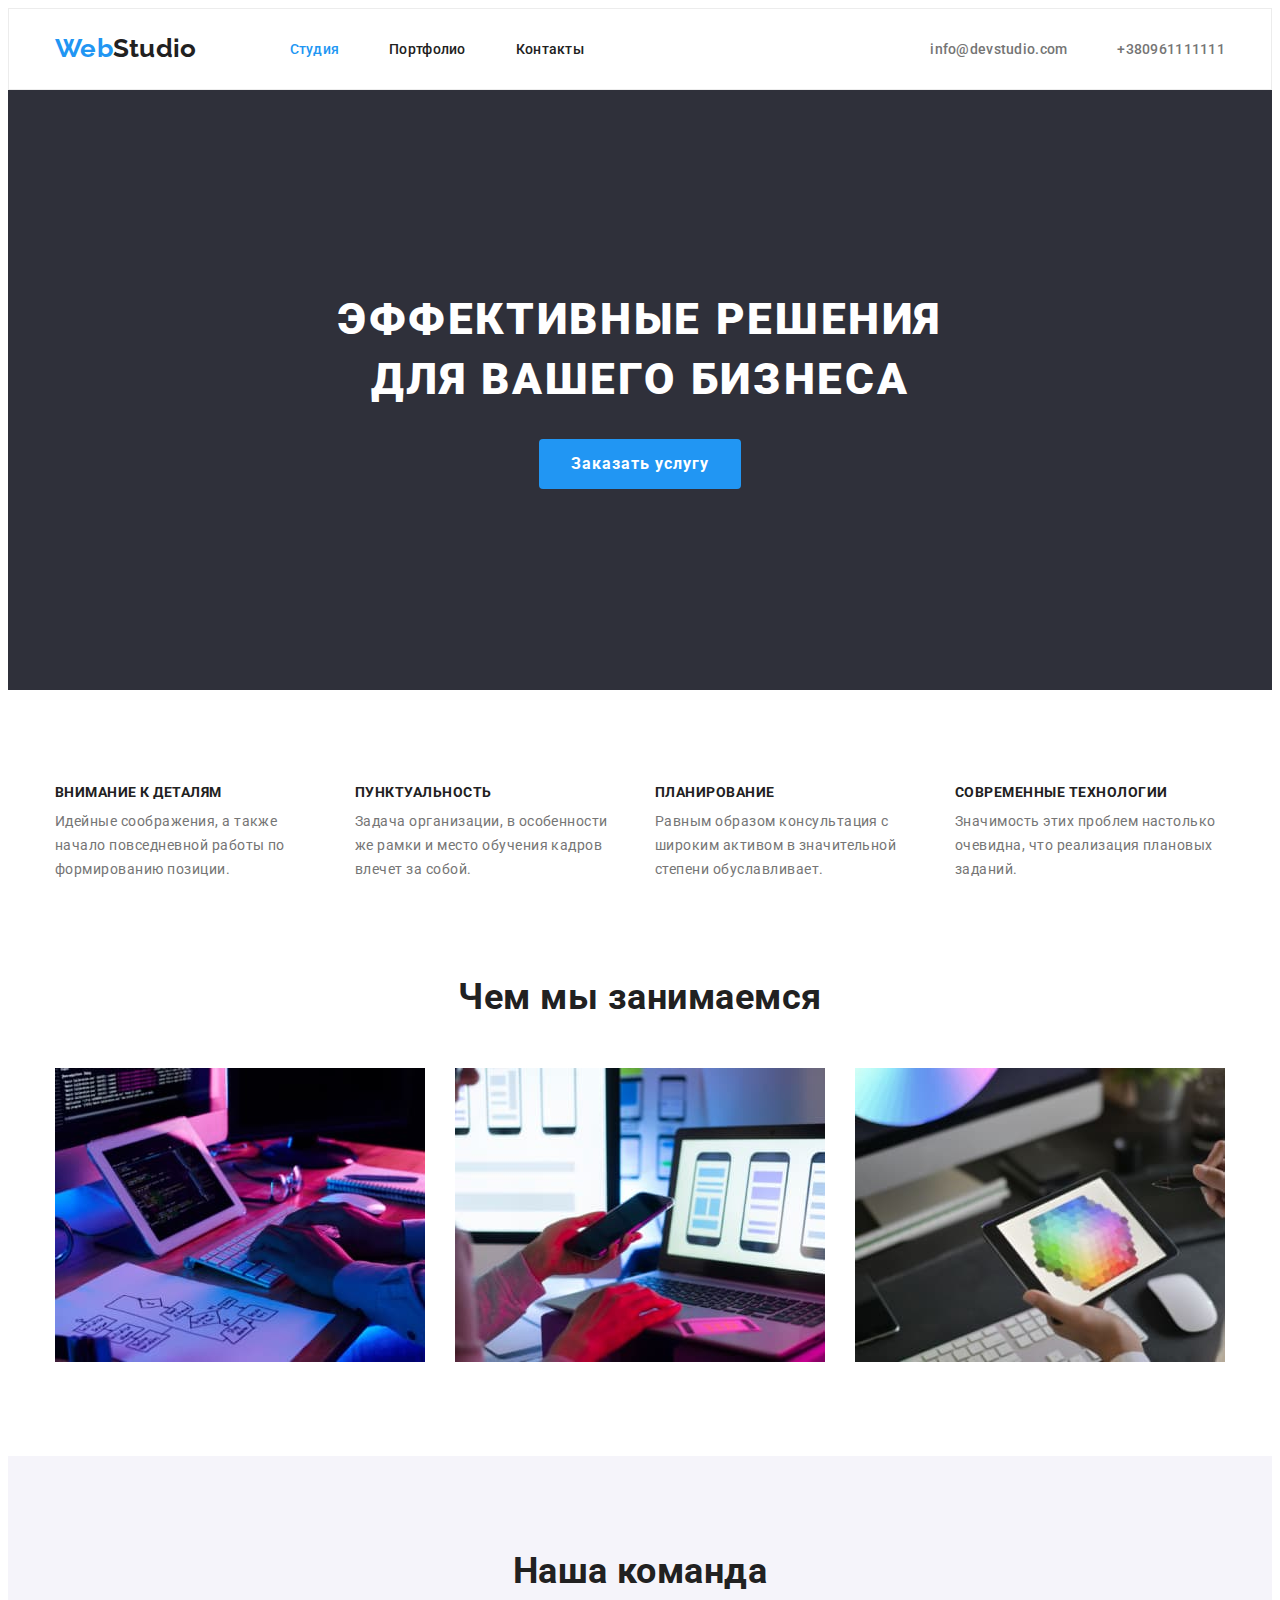
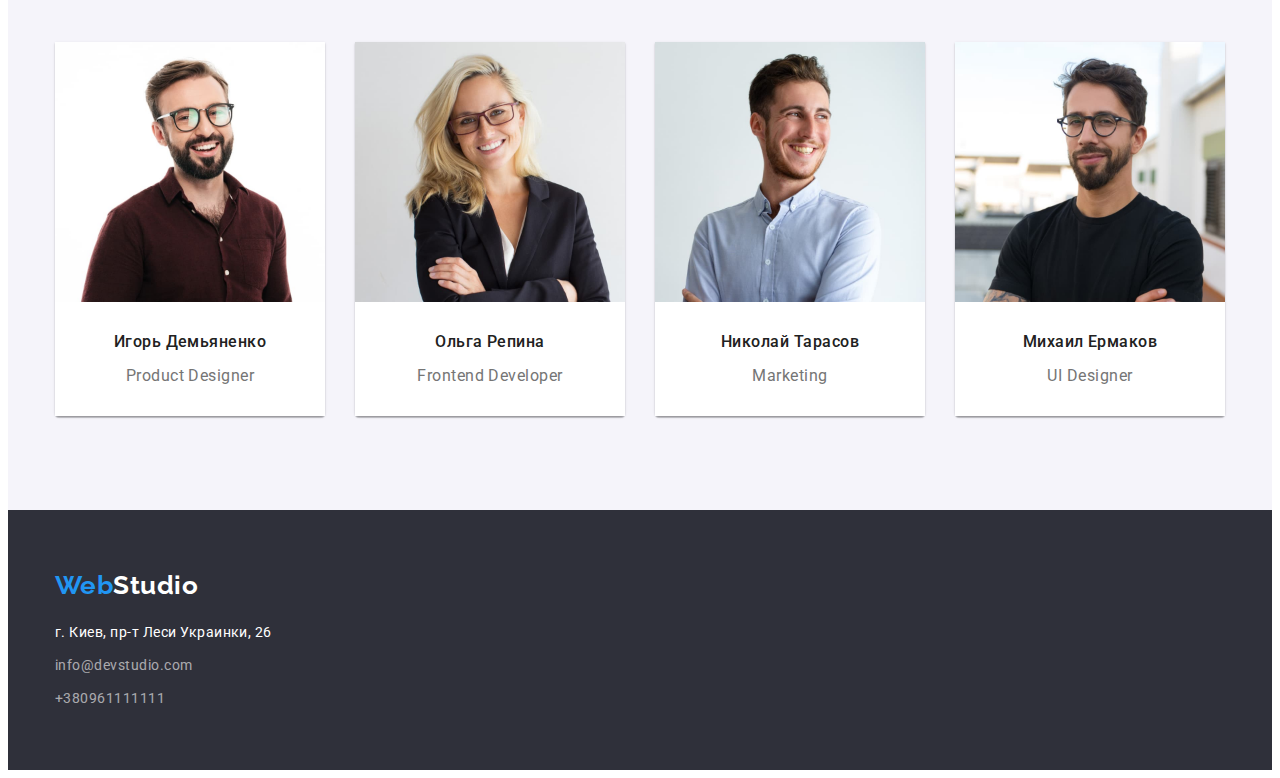
<file: index.html>
<!DOCTYPE html>
<html lang="ru">
<head>
    <meta charset="UTF-8">
    <meta http-equiv="X-UA-Compatible" content="IE=edge">
    <meta name="viewport" content="width=device-width, initial-scale=1.0">
    <title>goit-markup-hw-o1</title>
    <link rel="preconnect" href="https://fonts.googleapis.com">
    <link rel="preconnect" href="https://fonts.gstatic.com" crossorigin>
    <link href="https://fonts.googleapis.com/css2?family=Raleway:wght@700&family=Roboto:wght@400;500;700;900&display=swap"
        rel="stylesheet">
    <link rel="stylesheet" href="https://cdnjs.cloudflare.com/ajax/libs/modern-normalize/1.1.0/modern-normalize.min.css"
        integrity="sha512-wpPYUAdjBVSE4KJnH1VR1HeZfpl1ub8YT/NKx4PuQ5NmX2tKuGu6U/JRp5y+Y8XG2tV+wKQpNHVUX03MfMFn9Q=="
        crossorigin="anonymous" referrerpolicy="no-referrer" />
    <link rel="stylesheet" href="./css/styles.css"/>
</head>     
<body>
    <header class="header">
        <div class="container header-container">
            <a class="logo header-logo" href="/" lang="en">Web<span class="white-logo">Studio</span></a>
            <nav class="header-navigation">
                <ul class="header-list list">
                    <li class="header-item">
                        <a class="header-link link current" href="">Студия</a>
                    </li>
                    <li class="header-item">
                        <a class="header-link link" href="./portfolio.html">Портфолио</a>
                    </li>
                    <li class="header-item">
                        <a class="header-link link" href="">Контакты</a>
                    </li>
                </ul>
            </nav>
            <div class="header-contacts">
                <ul class="header-contacts-list list">
                    <li class="header-contacts-item">
                        <a class="header-contacts-link link" href="mailto:info@devstudio.com">info@devstudio.com</a>
                    </li>
                    <li class="header-contacts-item">
                        <a class="header-contacts-link link" href="tel:+380961111111">+380961111111</a>
                    </li>
                </ul>
            </div>
        </div>
    </header>
    <main>
        <section class="hero">
            <div class="container hero-container">
            <h1 class="hero-title">Эффективные решения для вашего бизнеса</h1>
            <button class="hero-title-btn btn" type="button">Заказать услугу</button>
        </div>
        </section>
        <section class="about">
            <div class="container about-container">
            <h2 hidden>Почему мы</h2>
            <ul class="about-list list">
                 <li class="about-item">
                    <h3 class="about-item-title">Внимание к деталям</h3>
                    <p class="about-item-text">Идейные соображения, а также начало повседневной работы по формированию позиции.</p>
                </li>
                <li class="about-item">
                    <h3 class="about-item-title">Пунктуальность</h3>
                    <p class="about-item-text">Задача организации, в особенности же рамки и место обучения кадров влечет за собой.</p>
                </li>
                <li class="about-item">
                    <h3 class="about-item-title">Планирование</h3>
                    <p class="about-item-text">Равным образом консультация с широким активом в значительной степени обуславливает.</p>
                </li>
                <li class="about-item">
                    <h3 class="about-item-title">Современные технологии</h3>
                    <p class="about-item-text">Значимость этих проблем настолько очевидна, что реализация плановых заданий.</p>
                </li>
            </ul>
        </div>
        </section>
        <section class="services">
            <div class="container services-container">
            <h2 class="services-title">Чем мы занимаемся</h2>
            <ul class="services-title-list list">
                <li class="services-title-item">
                    <img src="./images/a/photo-a.jpg" alt="человек печатает на клавиатуре" width="370" height="294">
                </li>
                <li class="services-title-item">
                    <img src="./images/a/photo-b.jpg" alt="человек работает с телефоном" width="370" height="294">
                </li>
                <li class="services-title-item">
                    <img src="./images/a/photo-c.jpg" alt="человек работает с планшетом" width="370" height="294">
                </li>
            </ul>
            </div>
        </section>   
        <section class="team">
            <div class="container team-container">
            <h2 class="team-title">Наша команда</h2>
            <ul class="team-list list">
                <li class="team-item">
                    <img src="./images/b/Person-a.jpg" alt="сотрудник компании" width="270" height="260">
                    <div class="team-item-card">
                    <h3 class="team-item-title">Игорь Демьяненко</h3>
                    <p class="team-item-text" lang="en">Product Designer</p>
                    </div>
                </li>
                <li class="team-item">
                    <img src="./images/b/person-b.jpg" alt="сотрудник компании" width="270" height="260">
                    <div class="team-item-card">
                    <h3 class="team-item-title">Ольга Репина</h3>
                    <p class="team-item-text" lang="en">Frontend Developer</p>
                    </div>
                </li>
                <li class="team-item">
                    <img src="./images/b/person-c.jpg" alt="сотрудник компании" width="270" height="260">
                    <div class="team-item-card">
                    <h3 class="team-item-title">Николай Тарасов</h3>
                    <p class="team-item-text" lang="en">Marketing</p>
                    </div>
                </li>
                <li class="team-item">
                    <img src="./images/b/person-d.jpg" alt="сотрудник компании" width="270" height="260">
                    <div class="team-item-card">
                    <h3 class="team-item-title">Михаил Ермаков</h3>
                    <p class="team-item-text" lang="en">UI Designer</p>
                    </div>
                </li>
            </ul>
            </div>
        </section>
    </main>
    <footer class="footer">
        <div class="container footer-container"> 
        <a class="main-logo" href="/" lang="en">Web<span class="footer-logo">Studio</span></a>
        <address class="contacts-address">
            <ul class="contact-list list">
                <li class="contacts-item">
                    <a class="contacts-link link" href="">г. Киев, пр-т Леси Украинки, 26</a>
                </li>
                <li class="contacts-item">
                    <a class="contacts-link link contacts-color" href="mailto:info@devstudio.com">info@devstudio.com</a>
                </li>
                <li class="contacts-item">
                    <a class="contacts-link link contacts-color" href="tel:+380961111111">+380961111111</a>
                </li> 
            </ul>
        </address>
        </div>
    </footer>
</body>
</html>
</file>
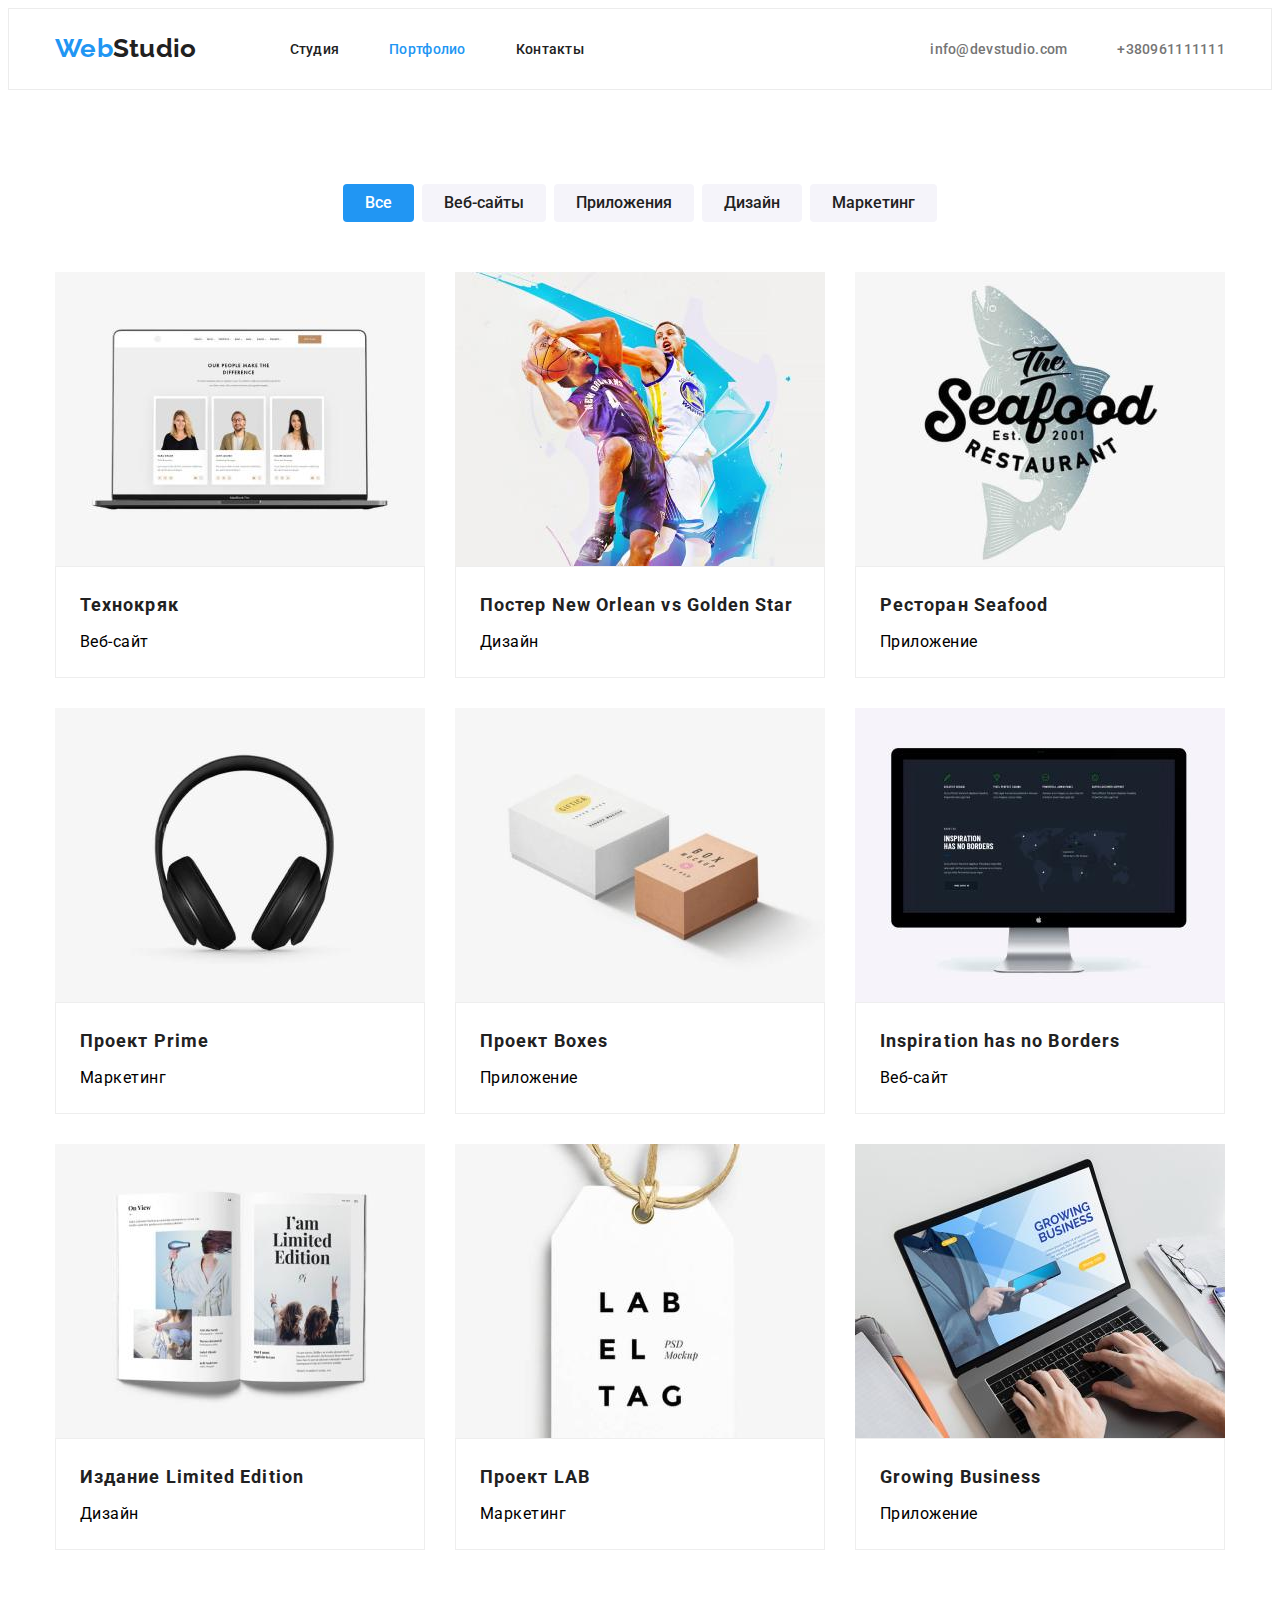
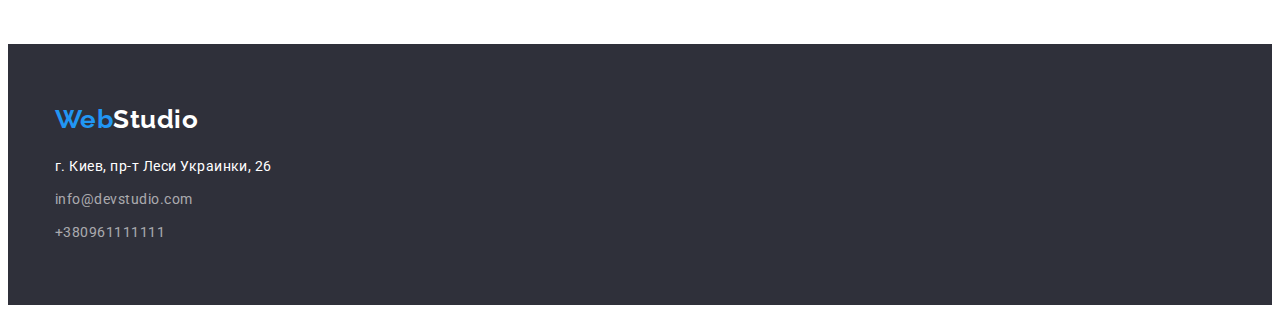
<file: portfolio.html>
<!DOCTYPE html>
<html lang="ru">
<head>
    <meta charset="UTF-8">
    <meta http-equiv="X-UA-Compatible" content="IE=edge">
    <meta name="viewport" content="width=device-width, initial-scale=1.0">
    <title>goit-markup-hw-02</title>
    <link rel="preconnect" href="https://fonts.googleapis.com">
    <link rel="preconnect" href="https://fonts.gstatic.com" crossorigin>
    <link href="https://fonts.googleapis.com/css2?family=Raleway:wght@700&family=Roboto:wght@400;500;700;900&display=swap"
        rel="stylesheet">
    <link rel="stylesheet" href="https://cdnjs.cloudflare.com/ajax/libs/modern-normalize/1.1.0/modern-normalize.min.css"
        integrity="sha512-wpPYUAdjBVSE4KJnH1VR1HeZfpl1ub8YT/NKx4PuQ5NmX2tKuGu6U/JRp5y+Y8XG2tV+wKQpNHVUX03MfMFn9Q=="
        crossorigin="anonymous" referrerpolicy="no-referrer" />
    <link rel="stylesheet" href="./css/styles.css"/>
</head>
<body>
    <header class="header">
        <div class="container header-container">
            <a class="logo header-logo" href="/" lang="en">Web<span class="white-logo">Studio</span></a>
        <nav class="header-navigation">
            <ul class="header-list list">
                <li class="header-item">
                    <a class="header-link link" href="./index.html">Студия</a>
                </li>
                <li class="header-item">
                    <a class="header-link link current" href="">Портфолио</a>
                </li>
                <li class="header-item">
                    <a class="header-link link" href="">Контакты</a>
                </li>
            </ul>
        </nav>
        <div class="header-contacts">
            <ul class="header-contacts-list list">
                <li class="header-contacts-item">
                    <a class="header-contacts-link link" href="mailto:info@devstudio.com">info@devstudio.com</a>
                </li>
                <li class="header-contacts-item">
                    <a class="header-contacts-link link" href="tel:+380961111111">+380961111111</a>
                </li>
            </ul>
        </div>    
        </div>
    </header>
    <main>
        <section class="portfolio-hero"> 
            <div class="container portfolio-container">
            <h1 hidden>Портфолио</h1>
            <ul class="portfolio-list list">
                <li class="portfolio-item">
                   <button class="portfolio-btn active" type="button">Все</button>
                </li>
                <li class="portfolio-item">
                   <button class="portfolio-btn" type="button">Веб-сайты</button>
                </li>
                <li class="portfolio-item">
                   <button class="portfolio-btn" type="button">Приложения</button>
                </li>
                <li class="portfolio-item">
                   <button class="portfolio-btn" type="button">Дизайн</button>
                </li>  
                <li class="portfolio-item">
                   <button class="portfolio-btn" type="button">Маркетинг</button>
                </li>
            </ul>
            <ul class="cases-list list">
                <li class="cases-item">
                    <img src="./images/portfolio/portfolio-1.jpg" alt="Портфолио" width="370" height="294">
                    <div class="cases-item-box">
                    <h2 class="cases-item-title">Технокряк</h2>
                    <p class="cases-item-text">Веб-сайт</p>
                    </div>
                </li>
                <li class="cases-item">
                    <img src="./images/portfolio/portfolio-2.jpg" alt="Портфолио" width="370" height="294">
                    <div class="cases-item-box">
                    <h2 class="cases-item-title">Постер New Orlean vs Golden Star</h2>
                    <p class="cases-item-text">Дизайн</p>
                    </div>
                </li>
                <li class="cases-item">
                    <img src="./images/portfolio/portfolio-3.jpg" alt="Портфолио" width="370" height="294">
                    <div class="cases-item-box">
                    <h2 class="cases-item-title">Ресторан Seafood</h2>
                    <p class="cases-item-text">Приложение</p>
                    </div>
                </li>
                <li class="cases-item">
                    <img src="./images/portfolio/portfolio-4.jpg" alt="Портфолио" width="370" height="294">
                    <div class="cases-item-box">
                    <h2 class="cases-item-title">Проект Prime</h2>
                    <p class="cases-item-text">Маркетинг</p>
                    </div>
                </li>
                <li class="cases-item">
                    <img src="./images/portfolio/portfolio-5.jpg" alt="Портфолио" width="370" height="294">
                    <div class="cases-item-box">
                    <h2 class="cases-item-title">Проект Boxes</h2>
                    <p class="cases-item-text">Приложение</p>
                    </div>
                </li>
                <li class="cases-item">
                    <img src="./images/portfolio/portfolio-6.jpg" alt="Портфолио" width="370" height="294">
                    <div class="cases-item-box">
                    <h2 class="cases-item-title">Inspiration has no Borders</h2>
                    <p class="cases-item-text">Веб-сайт</p>
                    </div>
                </li>
                <li class="cases-item">
                    <img src="./images/portfolio/portfolio-7.jpg" alt="Портфолио" width="370" height="294">
                    <div class="cases-item-box">
                    <h2 class="cases-item-title">Издание Limited Edition</h2>
                    <p class="cases-item-text">Дизайн</p>
                    </div>
                </li>
                <li class="cases-item">
                    <img src="./images/portfolio/portfolio-8.jpg" alt="Портфолио" width="370" height="294">
                    <div class="cases-item-box">
                    <h2 class="cases-item-title">Проект LAB</h2>
                    <p class="cases-item-text">Маркетинг</p>
                    </div>
                </li>
                <li class="cases-item">
                    <img src="./images/portfolio/portfolio-9.jpg" alt="Портфолио" width="370" height="294">
                    <div class="cases-item-box">
                    <h2 class="cases-item-title">Growing Business</h2>
                    <p class="cases-item-text">Приложение</p>
                    </div>
                </li>
            </ul>
            </div>
        </section>
    </main>
    <footer class="footer">
        <div class="container footer-container">
        <a class="logo main-logo" href="/" lang="en">Web<span class="footer-logo">Studio</span></a>
        <address class="contacts-address">
            <ul class="contact-list list">
                <li class="contacts-item">
                    <a class="contacts-link link" href="">г. Киев, пр-т Леси Украинки, 26</a>
                </li>
                <li class="contacts-item">
                    <a class="contacts-link link contacts-color" href="mailto:info@devstudio.com">info@devstudio.com</a>
                </li>
                <li class="contacts-item">
                    <a class="contacts-link link contacts-color" href="tel:+380961111111">+380961111111</a>
                </li>
            </ul>
        </address>
        </div>
    </footer>
</body>
</html>
</file>
<file: css/styles.css>
html {
    box-sizing: border-box;
}

*,
*::before,
*::after {
    box-sizing: inherit;
}

:root {
--primery-title-color: #ffffff;
--secondary-title-color: #212121;
--primery-text-color: #757575;
--accent-color: #2196F3;
--header-text-color: #212121;
--header-contacts-color: #757575;
--bg-color: #2F303A;
}

body {
    font-family: "Roboto", sans-serif;
    font-style: normal;
    background-color: var(--primery-title-color);
    letter-spacing: 0.03em;
}

p, h1, h2, h3, h4, h5, h6 {
    margin-top: 0;
    margin-left: 0;
}

ul {
    margin: 0;
    padding-left: 0;
}

img {
    display: block;
    max-width: 100%;
    height: auto;
}

.link {
    text-decoration: none;
}

.list {
    list-style: none;
}

.container {
    width: 1200px;
    margin: 0 auto;
    padding-left: 15px;
    padding-right: 15px;
}

/*------HEADER------ */

.header {
    font-weight: 500;
    font-size: 14px;
    line-height: calc( 16 / 14 );
    letter-spacing: 0.02em;  
    border: 1px solid #ECECEC; 
}

.header-container {
    display: flex;
    align-items: center;
}

.header-navigation {
    display: block;
    align-items: center;
}

.header-list {
    display: flex;
    align-items: center;
}

.header-item:not(:last-child) {
    margin-right: 50px;
}

.header-contacts-list {
    display: flex;
    align-items: center;
    margin-left: auto;
}   
.header-contacts-link,
.header-link{
    display: block;
}

.header-contacts-item:not(:last-child) {
    margin-right: 50px;
}

.header-contacts {
    display: block;
    margin-left: auto;
}

.logo {
    font-family: "Raleway", sans-serif;
    font-weight: 700;
    font-size: 26px;
    line-height: calc( 31 / 26 );
    color: var(--accent-color);
    margin-right: 93px;
}

.header-logo{
    text-decoration: none;
    padding-top: 24px;
    padding-bottom: 25px;
}

.white-logo {
    color: var(--header-text-color);
   
}

.header-list .link.current {
    color: var(--accent-color);
}

.header-link{
    font-weight: 500;
    font-size: 14px;
    line-height: calc( 16 / 14 );
    letter-spacing: 0.02em;
    padding-top: 32px;
    padding-bottom: 32px;
    color: var(--header-text-color)
}

.header-link:hover,
.header-link:focus,
.header-contacts-link:hover,
.header-contacts-link:focus {
    color: var(--accent-color)
}

.header-contacts-link {
    font-weight: 500;
    font-size: 14px;
    line-height: calc(16 / 14);
    letter-spacing: 0.02em;
    padding-top: 32px;
    padding-bottom: 32px;
    color: var(--header-contacts-color)
}


/*------HERO------ */

.hero {
    background: var(--bg-color);
    height: 600px;
    padding-top: 200px;
    padding-bottom: 200px;
}

.hero-container {
    max-width: 696px;
    align-items: center;
    text-align: center;
}

.hero-title {
    display: flex;
    font-weight: 900;
    font-size: 44px;
    line-height: 1.36;
    text-align: center;
    letter-spacing: 0.06em;
    text-transform: uppercase;
    color: var(--primery-title-color)
}

.hero-title-btn {
    font-family: inherit;
    font-weight: 700;
    font-size: 16px;
    line-height: 1.87;
    align-items: center;
    text-align: center;
    letter-spacing: 0.06em;
    cursor: pointer;
    min-width: 200px;
    border: none;
    border-radius: 4px;
    padding: 10px 32px;
    color: var(--primery-title-color)
}

.btn {
    background-color: var(--accent-color);
}

.hero-title-btn:hover,
.hero-title-btn:focus {
    background: #0a68b6;
}

/* ----------ABOUT---------  */

.about{
    padding-top: 94px;
    padding-bottom: 94px;
}

.about-container {
    align-items: center; 
    padding-left: 15px;
    padding-right: 15px;
}

.about-list{
    display: flex;
    margin-left: -30px;
}

.about-item{
    flex-basis: calc( 100% / 4 - 30px);
    margin-left: 30px;
}

.about-item-title{
    font-weight: bold;
    font-size: 14px;
    line-height: calc(16 / 14);
    text-transform: uppercase;
    margin-bottom: 10px;
    color: var(--secondary-title-color)
}

.about-item-text{
    font-weight: normal;
    font-size: 14px;
    line-height: 1.71;
    margin-bottom: 0px;
    color: var(--primery-text-color)
}

/*---------- SERVICES------- */

.services-title{
    font-weight: 700;
    font-size: 36px;
    line-height: calc(42 / 36);
    margin-bottom: 50px;
    color: var(--secondary-title-color)
}

.services{
    padding-top: 0px;
    padding-bottom: 94px;
}

.services-container {
    align-items: center;
    text-align: center;
}

.services-title-list {
    display: flex;
    flex-wrap: wrap;
    margin-left: -30px;
}

.services-title-item{
    flex-basis: calc(100% / 3 - 30px);
    margin-left: 30px;
}
/* ----------TEAM---------  */

.team{
    background: #F5F4FA;
    padding-top: 94px;
    padding-bottom: 94px;
}
.team-container {
    align-items: center;
    text-align: center;
}

.team-list{
    display: flex;
    flex-wrap: wrap;
    margin-left: -30px;
}

.team-item{
    flex-basis: calc(100% / 4 - 30px);
    margin-left: 30px;
    box-shadow: 0px 1px 3px rgba(0, 0, 0, 0.12), 0px 1px 1px rgba(0, 0, 0, 0.14), 0px 2px 1px rgba(0, 0, 0, 0.2);
    border-radius: 0px 0px 4px 4px;
}

.team-title{
    font-weight: 700;
    font-size: 36px;
    line-height: calc(42 / 36);
    margin-bottom: 50px;
    color: var(--secondary-title-color)
}

.team-item-title{
    font-weight: 500;
    font-size: 16px;
    line-height: calc(19 / 16);
    text-align: center;
    color: var(--secondary-title-color)
}

.team-item-text{
    font-weight: normal;
    font-size: 16px;
    line-height: 1.18;
    text-align: center;
    margin-bottom: 0px;
    color: var(--primery-text-color)
}

.team-item-card{
    background: var(--primery-title-color);
    padding: 30px 0px;
}

/* ----------FOOTER---------  */

.footer{
    background: var(--bg-color);
    padding-top: 60px;
    padding-bottom: 60px;
}

.footer-container{
    padding-left: 15px;
    padding-right: 15px;
}

.main-logo{
    display: block;
    text-decoration: none;
    font-family: "Raleway", sans-serif;
    font-weight: 700;
    font-size: 26px;
    line-height: calc( 31 / 26 );
    color: var(--accent-color);
    margin-bottom: 20px;
}

.footer-logo{
    color: var(--primery-title-color);
}

.contacts-address{
    font-style: inherit;
}

.contacts-link{
    font-size: 14px;
    line-height: 1.71;
    margin-top: 0px;
    color: var(--primery-title-color);
}

.contacts-item:not(:last-child){
    margin-bottom: 9px;
}

.contacts-color{
    color: rgba(255, 255, 255, 0.6);
}

.contacts-link:hover,
.contacts-link:focus{
    color: var(--accent-color);
}

/* ----------PORTFOLIO---------  */

.portfolio-hero{
    padding-top: 94px;
    padding-bottom: 94px; 
}

.portfolio-container{
    text-align: center;
}

.portfolio-list{
    display: inline-flex;
    justify-content: center;
    margin-bottom: 50px;
}

.portfolio-list > .portfolio-item:not(:last-child) {
    margin-right: 8px;
}

.portfolio-btn{
    font-family: inherit;
    font-weight: 500;
    font-size: 16px;
    line-height: 1.62;
    text-align: center;
    color: var(--secondary-title-color);
    background: #F5F4FA;
    border: none;
    border-radius: 4px;
    padding: 6px 22px 6px 22px;
    cursor: pointer;
}

.portfolio-btn:hover,
.portfolio-btn:focus,
.active{
    background:var(--accent-color);
    color: var(--primery-title-color);
}

/* ----------CASES---------  */

.cases-list{
    display: flex;
    flex-wrap: wrap;
    text-align: left;
    margin-left: -30px;
    margin-top: -30px;
}
.cases-item{
    flex-basis: calc(100% / 3 - 30px);
    margin-left: 30px;
    margin-top: 30px;
}

.cases-item-box{
    background-color: var(--primery-title-color);
    border-top: none;
    border: 1px solid #EEEEEE;
    padding: 20px 24px 20px 24px;
}

.cases-item-title{
    font-weight: 700;
    font-size: 18px;
    line-height: calc(36 / 18);
    letter-spacing: 0.06em;
    margin-bottom: 4px;
    color: var(--secondary-title-color);
}

.cases-item-text{
    font-size: 16px;
    line-height: calc(30 / 16);
    margin: 0px
    color: var(--primery-text-color);
}
</file>
